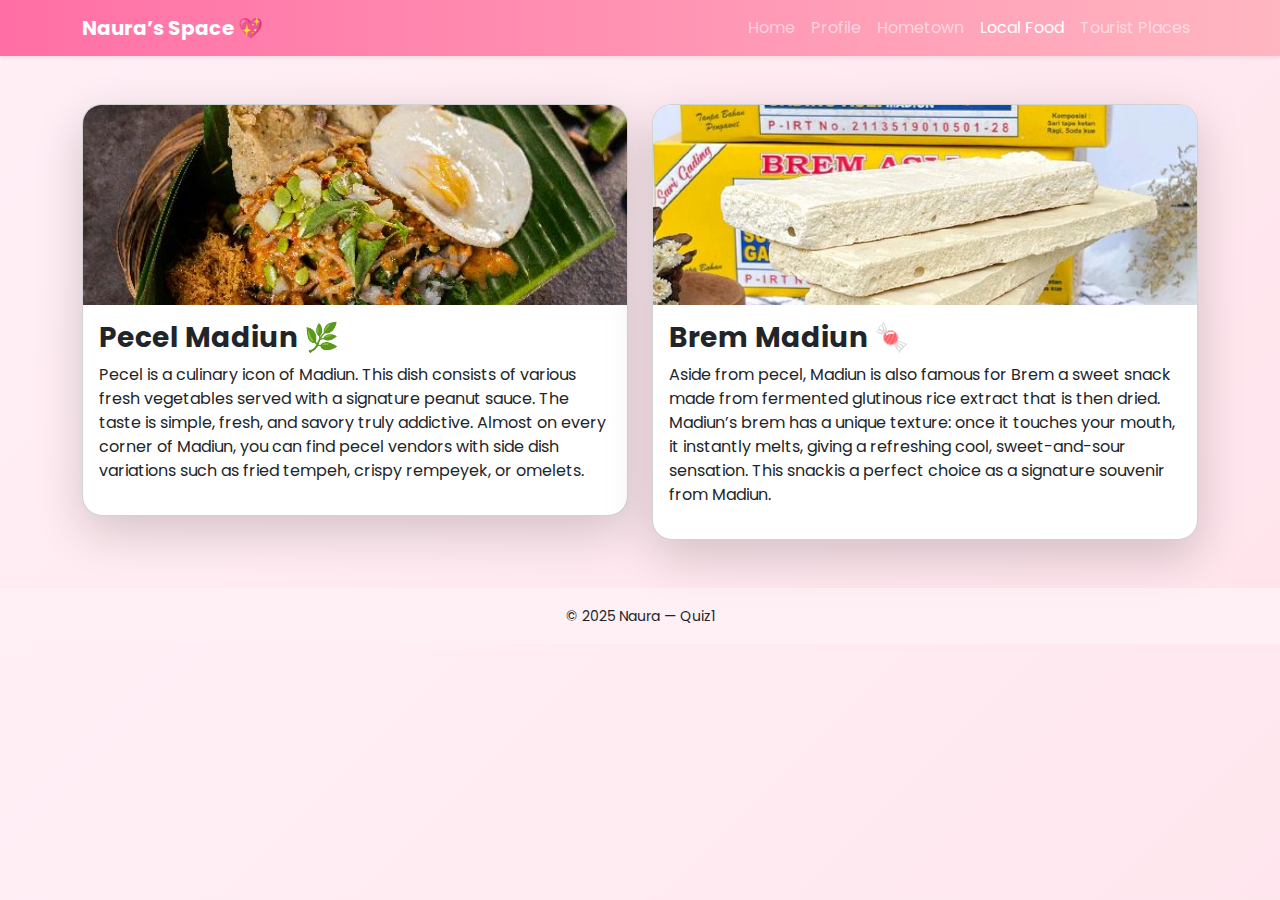
<file: food/index.html>
<!doctype html>
<html lang="id">
<head>
  <meta charset="utf-8">
  <meta name="viewport" content="width=device-width,initial-scale=1">
  <title>Local Food - Madiun</title>
  <link href="https://cdn.jsdelivr.net/npm/bootstrap@5.3.2/dist/css/bootstrap.min.css" rel="stylesheet">
  <link href="https://fonts.googleapis.com/css2?family=Poppins:wght@300;400;600&display=swap" rel="stylesheet">
  <link rel="stylesheet" href="../css/style.css">
</head>
<body class="food-bg">

  <!-- Navbar -->
  <nav class="navbar navbar-expand-lg navbar-dark sticky-top shadow-sm" style="background: linear-gradient(90deg,#ff6fa5,#ffb6c1);">
    <div class="container">
      <a class="navbar-brand fw-bold" href="../index.html">Naura’s Space 💖</a>
      <button class="navbar-toggler" type="button" data-bs-toggle="collapse" data-bs-target="#nav">
        <span class="navbar-toggler-icon"></span>
      </button>
      <div class="collapse navbar-collapse" id="nav">
        <ul class="navbar-nav ms-auto">
          <li class="nav-item"><a class="nav-link" href="../index.html">Home</a></li>
          <li class="nav-item"><a class="nav-link" href="../profile/">Profile</a></li>
          <li class="nav-item"><a class="nav-link" href="../hometown/">Hometown</a></li>
          <li class="nav-item"><a class="nav-link active" href="./">Local Food</a></li>
          <li class="nav-item"><a class="nav-link" href="../tourist/">Tourist Places</a></li>
        </ul>
      </div>
    </div>
  </nav>

  <!-- Content -->
  <main class="container my-5">
    <div class="row g-4">
      <!-- Pecel -->
      <div class="col-md-6">
        <div class="card shadow-lg food-card">
          <img src="../images/pecel.jpeg" class="card-img-top rounded-top" alt="Pecel Madiun">
          <div class="card-body">
            <h3 class="fw-bold text-pink">Pecel Madiun 🌿</h3>
            <p>
              <bold>Pecel</bold> is a culinary icon of Madiun. This dish consists of various fresh vegetables served with a signature peanut sauce.
              The taste is simple, fresh, and savory truly addictive.
              Almost on every corner of Madiun, you can find pecel vendors with side dish variations such as fried tempeh, crispy rempeyek, or omelets.
          </div>
        </div>
      </div>

      <!-- Brem -->
      <div class="col-md-6">
        <div class="card shadow-lg food-card">
          <img src="../images/brem.jpeg" class="card-img-top rounded-top" alt="Brem Madiun">
          <div class="card-body">
            <h3 class="fw-bold text-pink">Brem Madiun 🍬</h3>
            <p>
              Aside from pecel, Madiun is also famous for <bold>Brem</bold> a sweet snack made from fermented glutinous rice extract that is then dried.
              Madiun’s brem has a unique texture: once it touches your mouth, it instantly melts, giving a refreshing cool, sweet-and-sour sensation.
              This snackis a perfect choice as a signature souvenir from Madiun.
            </p>
          </div>
        </div>
      </div>
    </div>
  </main>

  <!-- Footer -->
  <footer class="text-center py-3" style="background:#fff0f6;">
    <small>&copy; 2025 Naura — Quiz1</small>
  </footer>

  <script src="https://cdn.jsdelivr.net/npm/bootstrap@5.3.2/dist/js/bootstrap.bundle.min.js"></script>
  <script defer src="../js/main.js"></script>
</body>
</html>
</file>
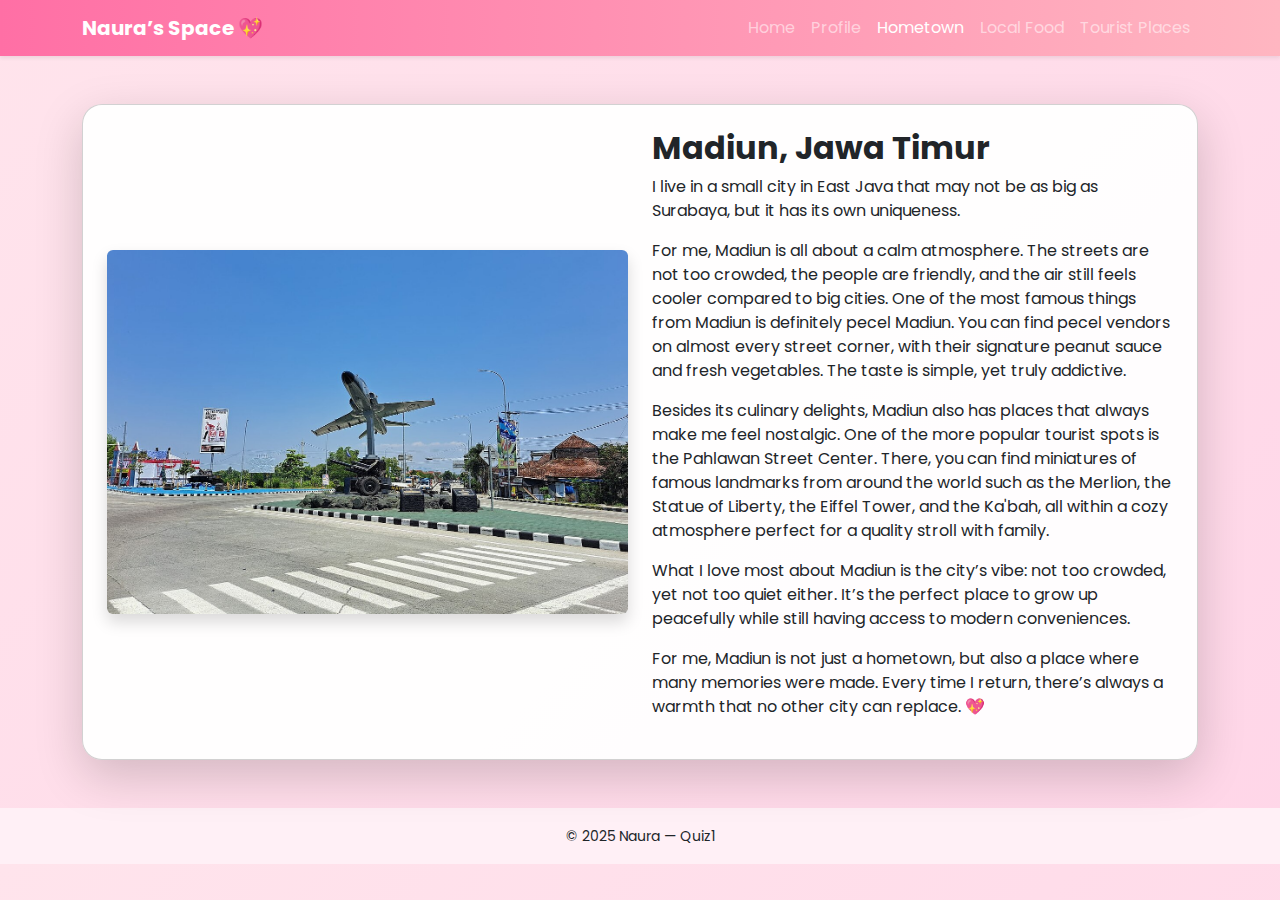
<file: hometown/index.html>
<!doctype html>
<html lang="id">
<head>
  <meta charset="utf-8">
  <meta name="viewport" content="width=device-width,initial-scale=1">
  <title>Hometown - Madiun</title>
  <link href="https://cdn.jsdelivr.net/npm/bootstrap@5.3.2/dist/css/bootstrap.min.css" rel="stylesheet">
  <link href="https://fonts.googleapis.com/css2?family=Poppins:wght@300;400;600&display=swap" rel="stylesheet">
  <link rel="stylesheet" href="../css/style.css">
</head>
<body class="hometown-bg">

  <!-- Navbar -->
  <nav class="navbar navbar-expand-lg navbar-dark sticky-top shadow-sm" style="background: linear-gradient(90deg,#ff6fa5,#ffb6c1);">
    <div class="container">
      <a class="navbar-brand fw-bold" href="../index.html">Naura’s Space 💖</a>
      <button class="navbar-toggler" type="button" data-bs-toggle="collapse" data-bs-target="#nav">
        <span class="navbar-toggler-icon"></span>
      </button>
      <div class="collapse navbar-collapse" id="nav">
        <ul class="navbar-nav ms-auto">
          <li class="nav-item"><a class="nav-link" href="../index.html">Home</a></li>
          <li class="nav-item"><a class="nav-link" href="../profile/">Profile</a></li>
          <li class="nav-item"><a class="nav-link active" href="./">Hometown</a></li>
          <li class="nav-item"><a class="nav-link" href="../food/">Local Food</a></li>
          <li class="nav-item"><a class="nav-link" href="../tourist/">Tourist Places</a></li>
        </ul>
      </div>
    </div>
  </nav>

  <!-- Content -->
  <main class="container my-5">
    <div class="card shadow-lg p-4 hometown-card">
      <div class="row g-4 align-items-center">
        <div class="col-md-6">
          <img src="../images/hometown.jpg" class="img-fluid rounded shadow" alt="Foto kota Madiun">
        </div>
        <div class="col-md-6">
          <h2 class="fw-bold text-pink">Madiun, Jawa Timur</h2>
          <p>
            I live in a small city in East Java that may not be as big as Surabaya, but it has its own uniqueness.          
          </p>
          <p>
            For me, Madiun is all about a calm atmosphere. The streets are not too crowded, the people are friendly, and the air still feels cooler compared to big cities. One of the most famous things from Madiun is definitely <bold>pecel Madiun</bold>. You can find pecel vendors on almost every street corner, with their signature peanut sauce and fresh vegetables. The taste is simple, yet truly addictive.
          </p>
          <p>
            Besides its culinary delights, Madiun also has places that always make me feel nostalgic. One of the more popular tourist spots is the <bold>Pahlawan Street Center</bold>. There, you can find miniatures of famous landmarks from around the world such as the Merlion, the Statue of Liberty, the Eiffel Tower, and the Ka'bah, all within a cozy atmosphere perfect for a quality stroll with family.
          </p>
          <p>
            What I love most about Madiun is the city’s vibe: not too crowded, yet not too quiet either. It’s the perfect place to grow up peacefully while still having access to modern conveniences.
          </p>
          <p>
            For me, Madiun is not just a hometown, but also a place where many memories were made. Every time I return, there’s always a warmth that no other city can replace. 💖
          </p>
        </div>
      </div>
    </div>
  </main>

  <!-- Footer -->
  <footer class="text-center py-3" style="background:#fff0f6;">
    <small>&copy; 2025 Naura — Quiz1</small>
  </footer>

  <script src="https://cdn.jsdelivr.net/npm/bootstrap@5.3.2/dist/js/bootstrap.bundle.min.js"></script>
  <script defer src="../js/main.js"></script>
</body>
</html>
</file>
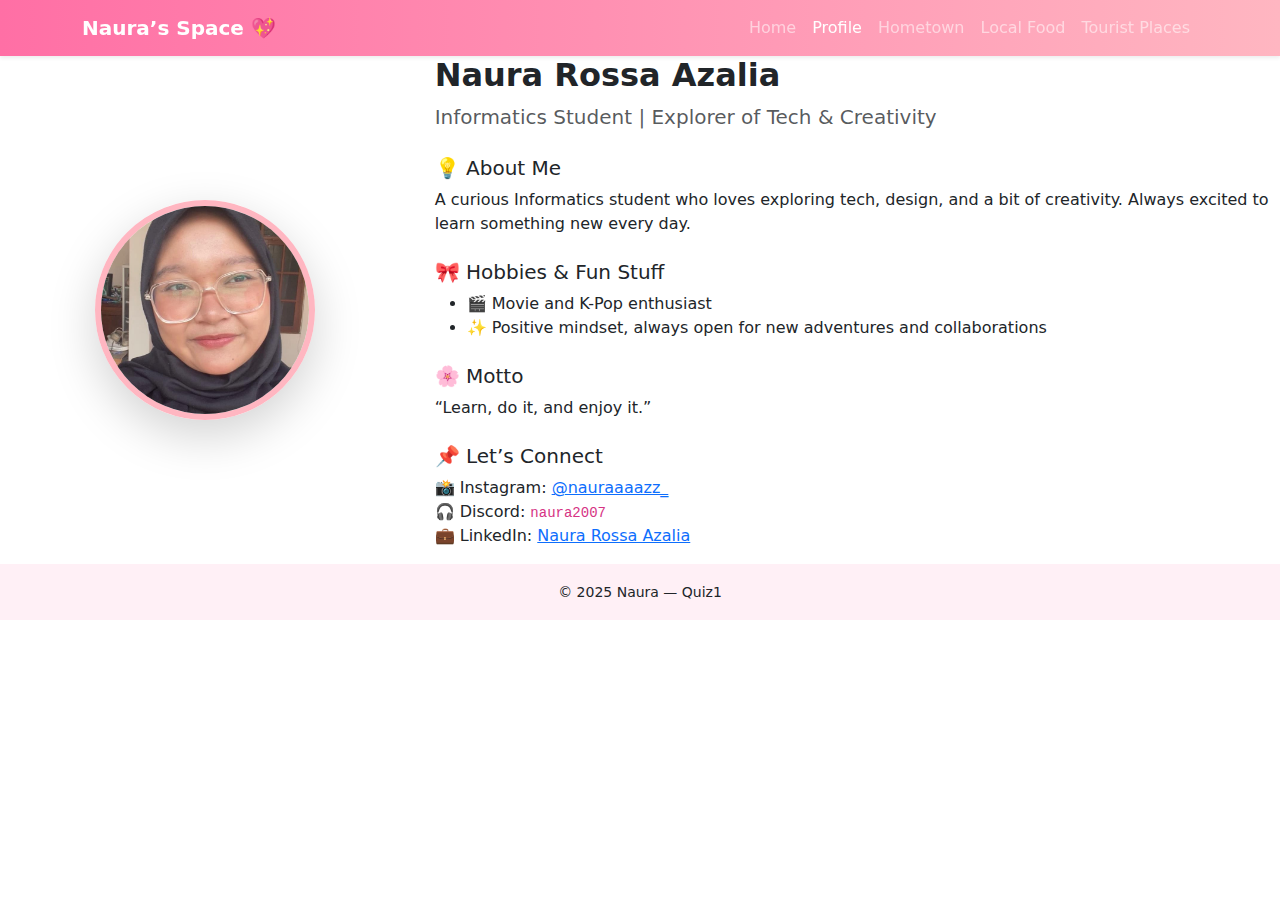
<file: profile/index.html>
<!doctype html>
<html lang="id">
<head>
  <meta charset="utf-8">
  <meta name="viewport" content="width=device-width,initial-scale=1">
  <title>Profile - Naura</title>
  <link href="https://cdn.jsdelivr.net/npm/bootstrap@5.3.2/dist/css/bootstrap.min.css" rel="stylesheet">
  <link href="https://fonts.googleapis.com/css2?family=Poppins:wght@300;400;600&display=swap" rel="stylesheet">
  <link rel="stylesheet" href="../css/style.css">
</head>
<body class="profile-bg">

  <!-- Navbar -->
  <nav class="navbar navbar-expand-lg navbar-dark sticky-top shadow-sm" style="background: linear-gradient(90deg,#ff6fa5,#ffb6c1);">
    <div class="container">
      <a class="navbar-brand fw-bold" href="../index.html">Naura’s Space 💖</a>
      <button class="navbar-toggler" type="button" data-bs-toggle="collapse" data-bs-target="#nav">
        <span class="navbar-toggler-icon"></span>
      </button>
      <div class="collapse navbar-collapse" id="nav">
        <ul class="navbar-nav ms-auto">
          <li class="nav-item"><a class="nav-link" href="../index.html">Home</a></li>
          <li class="nav-item"><a class="nav-link active" href="./">Profile</a></li>
          <li class="nav-item"><a class="nav-link" href="../hometown/">Hometown</a></li>
          <li class="nav-item"><a class="nav-link" href="../food/">Local Food</a></li>
          <li class="nav-item"><a class="nav-link" href="../tourist/">Tourist Places</a></li>
        </ul>
      </div>
    </div>
  </nav>

  <!-- Profile Section -->
  <div class="row g-4 align-items-center">
  <div class="col-md-4 text-center">
    <img src="../images/profile.jpg" class="rounded-circle img-fluid shadow-lg profile-pic" alt="Naura profile picture">
  </div>
  <div class="col-md-8">
    <h2 class="fw-bold text-pink">Naura Rossa Azalia</h2>
    <p class="lead text-muted">Informatics Student | Explorer of Tech & Creativity</p>

          <h5 class="mt-4 text-pink">💡 About Me</h5>
          <p>
            A curious Informatics student who loves exploring tech, design, and a bit of creativity. 
            Always excited to learn something new every day.
          </p>

          <h5 class="mt-4 text-pink">🎀 Hobbies & Fun Stuff</h5>
          <ul>
            <li>🎬 Movie and K-Pop enthusiast</li>
            <li>✨ Positive mindset, always open for new adventures and collaborations</li>
          </ul>

          <h5 class="mt-4 text-pink">🌸 Motto</h5>
          <blockquote>“Learn, do it, and enjoy it.”</blockquote>

          <h5 class="mt-4 text-pink">📌 Let’s Connect</h5>
          <p>
            📸 Instagram: <a href="https://instagram.com/nauraaaazz_" target="_blank">@nauraaaazz_</a><br>
            🎧 Discord: <code>naura2007</code><br>
            💼 LinkedIn: <a href="https://www.linkedin.com/in/naura-rossa-azalia" target="_blank">Naura Rossa Azalia</a>
          </p>
        </div>
      </div>
    </div>
  </main>

  <!-- Footer -->
  <footer class="text-center py-3" style="background:#fff0f6;">
    <small>&copy; 2025 Naura — Quiz1</small>
  </footer>

  <script src="https://cdn.jsdelivr.net/npm/bootstrap@5.3.2/dist/js/bootstrap.bundle.min.js"></script>
  <script defer src="../js/main.js"></script>
</body>
</html>
</file>
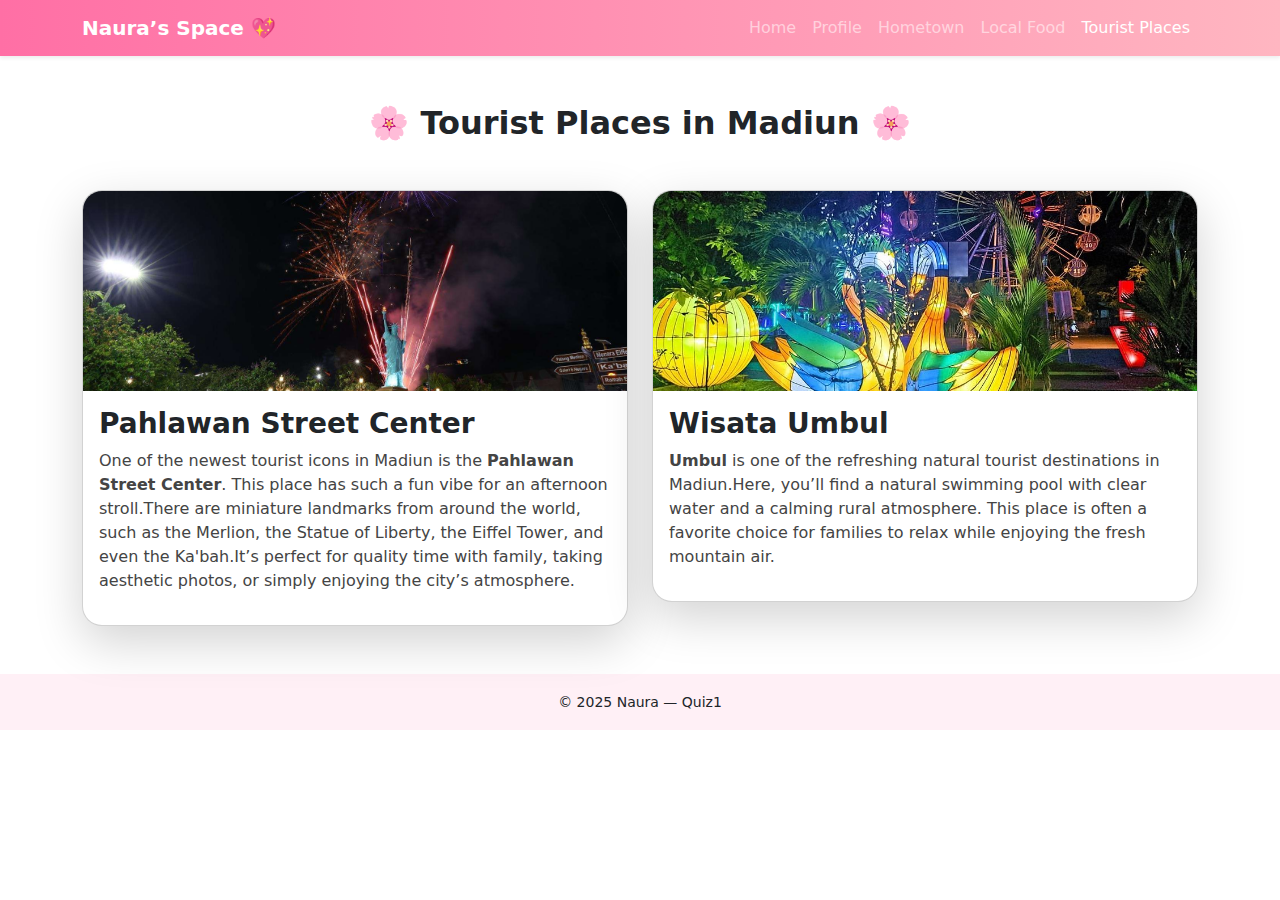
<file: tourist/index.html>
<!doctype html>
<html lang="id">
<head>
  <meta charset="utf-8">
  <meta name="viewport" content="width=device-width,initial-scale=1">
  <title>Tourist Places - Madiun</title>
  <link href="https://cdn.jsdelivr.net/npm/bootstrap@5.3.2/dist/css/bootstrap.min.css" rel="stylesheet">
  <link href="https://fonts.googleapis.com/css2?family=Poppins:wght@300;400;600&display=swap" rel="stylesheet">
  <link rel="stylesheet" href="../css/style.css">
</head>
<body class="tourist-bg">

  <!-- Navbar -->
  <nav class="navbar navbar-expand-lg navbar-dark sticky-top shadow-sm" style="background: linear-gradient(90deg,#ff6fa5,#ffb6c1);">
    <div class="container">
      <a class="navbar-brand fw-bold" href="../index.html">Naura’s Space 💖</a>
      <button class="navbar-toggler" type="button" data-bs-toggle="collapse" data-bs-target="#nav">
        <span class="navbar-toggler-icon"></span>
      </button>
      <div class="collapse navbar-collapse" id="nav">
        <ul class="navbar-nav ms-auto">
          <li class="nav-item"><a class="nav-link" href="../index.html">Home</a></li>
          <li class="nav-item"><a class="nav-link" href="../profile/">Profile</a></li>
          <li class="nav-item"><a class="nav-link" href="../hometown/">Hometown</a></li>
          <li class="nav-item"><a class="nav-link" href="../food/">Local Food</a></li>
          <li class="nav-item"><a class="nav-link active" href="./">Tourist Places</a></li>
        </ul>
      </div>
    </div>
  </nav>

  <!-- Content -->
  <main class="container my-5">
    <h2 class="fw-bold text-center text-pink mb-5">🌸 Tourist Places in Madiun 🌸</h2>
    <div class="row g-4">
      <!-- Pahlawan Street Center -->
      <div class="col-md-6">
        <div class="card shadow-lg tourist-card">
          <img src="../images/pahlawan.jpeg" class="card-img-top rounded-top" alt="Pahlawan Street Center">
          <div class="card-body">
            <h3 class="fw-bold text-pink">Pahlawan Street Center</h3>
            <p>
              One of the newest tourist icons in Madiun is the <strong>Pahlawan Street Center</strong>.
              This place has such a fun vibe for an afternoon stroll.There are miniature landmarks from 
              around the world, such as the Merlion, the Statue of Liberty, the Eiffel Tower, and even 
              the Ka'bah.It’s perfect for quality time with family, taking aesthetic photos, or simply 
              enjoying the city’s atmosphere.
            </p>
          </div>
        </div>
      </div>

      <!-- Wisata Umbul -->
      <div class="col-md-6">
        <div class="card shadow-lg tourist-card">
          <img src="../images/umbul.jpg" class="card-img-top rounded-top" alt="Wisata Umbul">
          <div class="card-body">
            <h3 class="fw-bold text-pink">Wisata Umbul</h3>
            <p>
              <strong>Umbul</strong> is one of the refreshing natural tourist destinations in Madiun.Here, 
              you’ll find a natural swimming pool with clear water and a calming rural atmosphere.
              This place is often a favorite choice for families to relax while enjoying the fresh mountain air.
            </p>
          </div>
        </div>
      </div>
    </div>
  </main>

  <!-- Footer -->
  <footer class="text-center py-3" style="background:#fff0f6;">
    <small>&copy; 2025 Naura — Quiz1</small>
  </footer>

  <script src="https://cdn.jsdelivr.net/npm/bootstrap@5.3.2/dist/js/bootstrap.bundle.min.js"></script>
  <script defer src="../js/main.js"></script>
</body>
</html>
</file>
<file: css/style.css>
/* Homepage Pink Vibes */
.home-bg {
  background: #ffe4ec;
  font-family: 'Poppins', sans-serif;
}

.hero {
  background: linear-gradient(135deg,#ff9eb5,#ffb6c1,#ffe4ec);
  padding: 6rem 0;
}

.btn-pink {
  background-color: #ff6fa5;
  color: white;
  border-radius: 20px;
  padding: 0.5rem 1.2rem;
  transition: 0.3s;
}
.btn-pink:hover {
  background-color: #ff4081;
  color: white;
}

/* Hometown Pink Background */
.hometown-bg {
  background: linear-gradient(135deg, #ffe4ec, #ffd6e8);
  font-family: 'Poppins', sans-serif;
}

.hometown-card {
  border-radius: 20px;
  background: rgba(255, 255, 255, 0.95);
}

/* Food Page */
.food-bg {
  background: linear-gradient(135deg, #fff0f6, #ffe4ec);
  font-family: 'Poppins', sans-serif;
}

.food-card {
  border-radius: 20px;
  background: #fff;
  overflow: hidden;
  transition: transform 0.3s;
}

.food-card:hover {
  transform: translateY(-8px);
}

.tourist-card img {
  max-height: 250px;
  object-fit: cover;
}

.tourist-card .card-body p {
  color: #444;
}

.tourist-card {
  border-radius: 20px;
  background: #fff;
  overflow: hidden;
  transition: transform 0.3s ease, box-shadow 0.3s ease;
}

.tourist-card:hover {
  transform: translateY(-8px);
  box-shadow: 0 6px 20px rgba(255, 105, 180, 0.2);
}

.profile-pic {
  border: 6px solid #ffb6c1;
  width: 220px;       /* atur ukuran foto */
  height: 220px;
  object-fit: cover;  /* biar foto tetap proporsional */
}

.card-img-top {
  height: 200px;        /* tinggi fix untuk semua gambar */
  object-fit: cover;    /* biar gambar ter-crop rapi, nggak gepeng */
  border-radius: 10px 10px 0 0; /* biar sudut atas membulat */
}

.profile-pic {
  width: 220px;
  height: 220px;
  object-fit: cover;
  border: 6px solid #ffb6c1;
}

.profile-pic {
  width: 220px;         /* atur lebar foto */
  height: 220px;        /* tinggi foto sama */
  object-fit: cover;    /* biar proporsional */
  border-radius: 50%;   /* bulat */
  border: 6px solid #ffb6c1;
}
</file>
